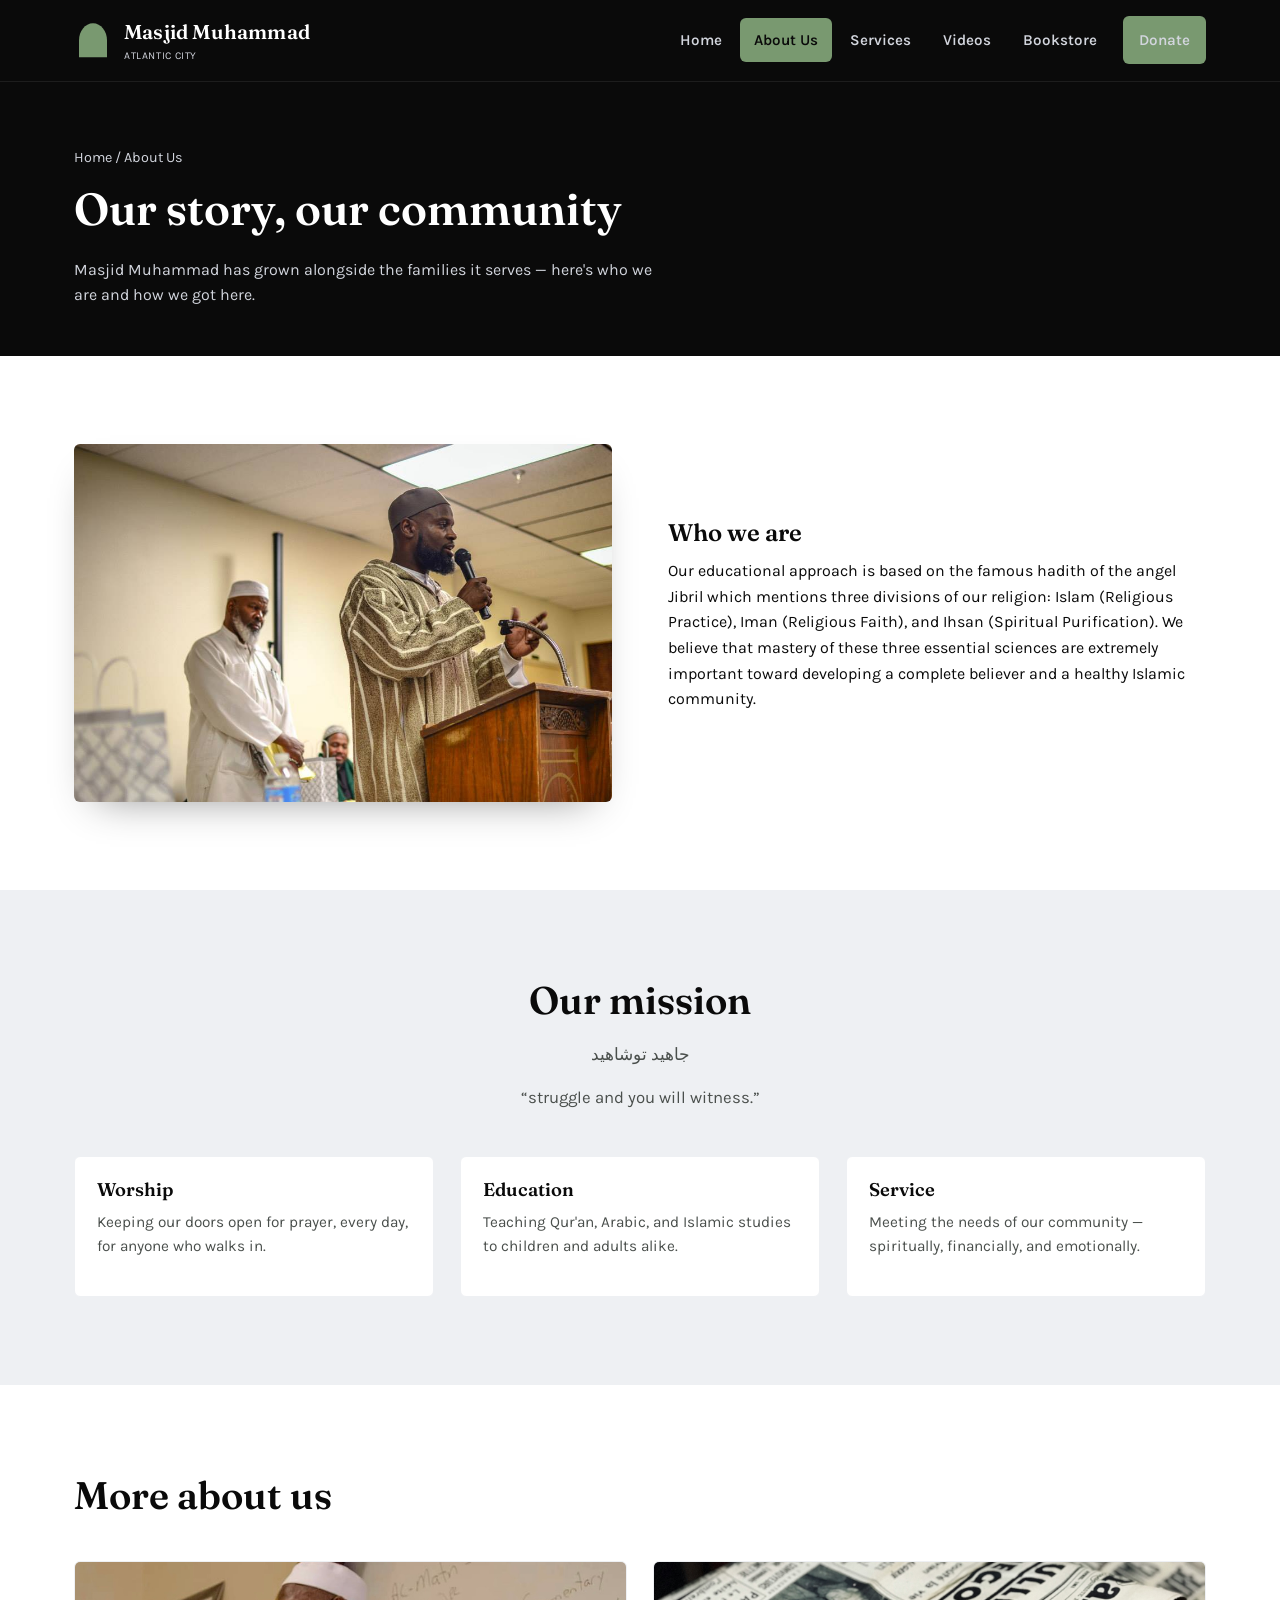
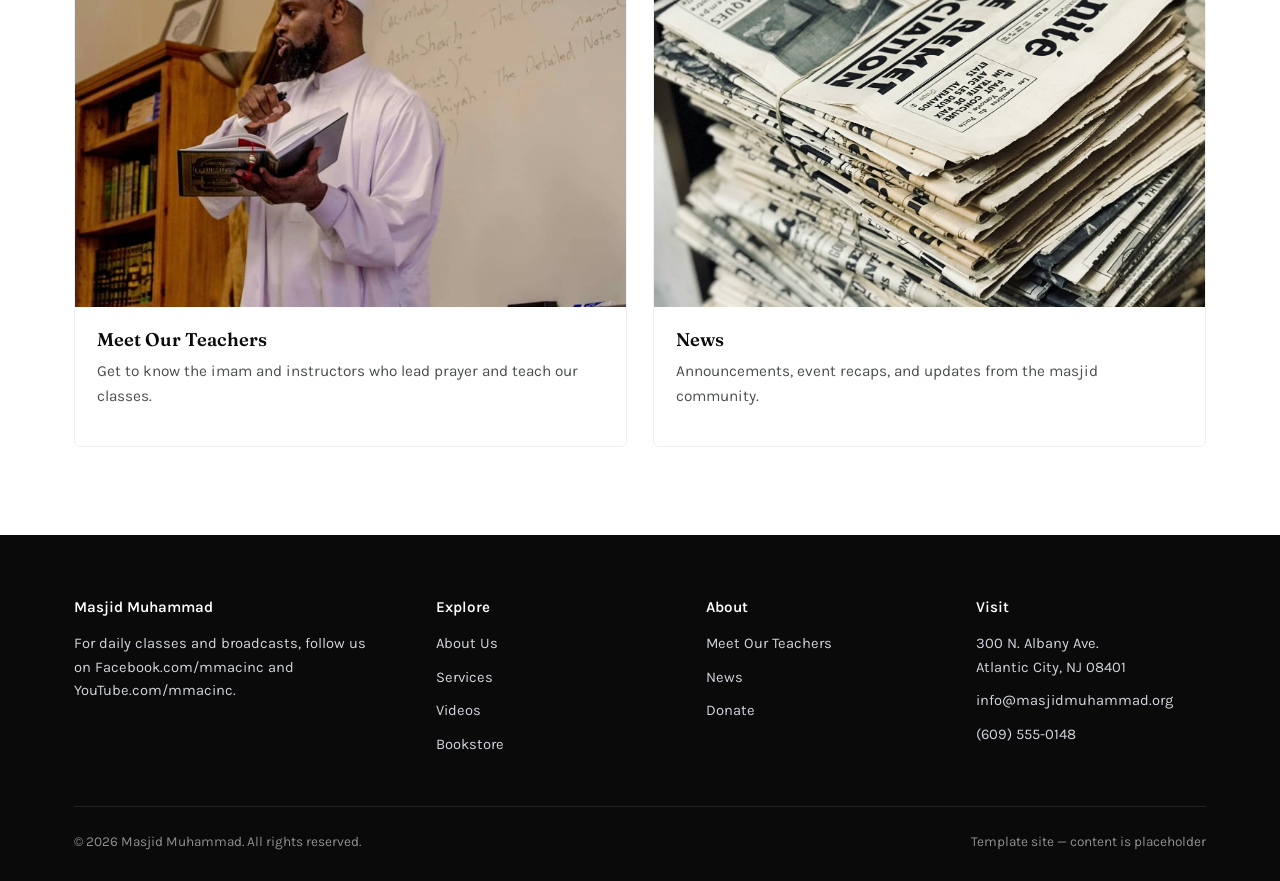
<file: about/index.html>
<!doctype html>
<html lang="en">
<head>
<meta charset="UTF-8">
<meta name="viewport" content="width=device-width, initial-scale=1.0">
<title>About Us — Masjid Muhammad</title>
<link rel="preconnect" href="https://fonts.googleapis.com">
<link href="https://fonts.googleapis.com/css2?family=Fraunces:opsz,wght@9..144,500;9..144,600;9..144,700&family=Karla:wght@400;500;700;800&display=swap" rel="stylesheet">
<link rel="stylesheet" href="../assets/style.css">
</head>
<body>

<header class="site-header">
  <div class="nav-row">
    <a href="../index.html" class="brand">
      <span class="brand-mark" aria-hidden="true"></span>
      <span class="brand-text">Masjid Muhammad<small>ATLANTIC CITY</small></span>
    </a>
    <button class="nav-toggle" aria-label="Toggle menu" aria-expanded="false"><span></span></button>
    <nav class="main-nav">
      <ul>
        <li><a href="../index.html">Home</a></li>
        <li class="has-dropdown">
          <a href="index.html">About Us</a>
          <div class="dropdown">
            <a href="index.html">Our Story</a>
            <a href="teachers.html">Meet Our Teachers</a>
            <a href="news.html">News</a>
          </div>
        </li>
        <li><a href="../services.html">Services</a></li>
        <li><a href="../videos.html">Videos</a></li>
        <li><a href="../bookstore.html">Bookstore</a></li>
        <li class="nav-donate"><a href="../donate.html" class="btn btn-primary">Donate</a></li>
      </ul>
    </nav>
  </div>
</header>

<section class="page-hero">
  <div class="container">
    <div class="crumb"><a href="../index.html">Home</a> / About Us</div>
    <h1>Our story, our community</h1>
    <p>Masjid Muhammad has grown alongside the families it serves — here's who we are and how we got here.</p>
  </div>
</section>

<section>
  <div class="container two-col">
    <div>
      <img src="/images/amin2.jpg" alt="Community gathering at Masjid Muhammad" style="border-radius:var(--radius-sm);box-shadow:var(--shadow)">
    </div>
    <div>
      <h2>Who we are</h2>
      <p>Our educational approach is based on the famous hadith of the angel Jibril which mentions three divisions of our religion: Islam  (Religious Practice), Iman (Religious Faith), and Ihsan (Spiritual Purification). We believe that mastery of these three essential sciences are extremely important toward developing a complete believer and a healthy Islamic community.</p>
    </div>
  </div>
</section>

<section style="background:var(--slate-dim)">
  <div class="container">
    <div class="section-head center">
      <h2>Our mission</h2>
      <p>جاهيد توشاهيد</p> 
      <p>“struggle and you will witness.” </p>
    </div>
    <div class="card-grid cols-3">
      <div class="card">
        <div class="card-body">
          <h3>Worship</h3>
          <p>Keeping our doors open for prayer, every day, for anyone who walks in.</p>
        </div>
      </div>
      <div class="card">
        <div class="card-body">
          <h3>Education</h3>
          <p>Teaching Qur'an, Arabic, and Islamic studies to children and adults alike.</p>
        </div>
      </div>
      <div class="card">
        <div class="card-body">
          <h3>Service</h3>
          <p>Meeting the needs of our community — spiritually, financially, and emotionally.</p>
        </div>
      </div>
    </div>
  </div>
</section>

<section>
  <div class="container">
    <div class="section-head">
      <h2>More about us</h2>
    </div>
    <div class="card-grid cols-2">
      <a class="card" href="teachers.html">
        <div class="card-media"><img src="/images/amin9.jpeg" alt=""></div>
        <div class="card-body">
          <h3>Meet Our Teachers</h3>
          <p>Get to know the imam and instructors who lead prayer and teach our classes.</p>
        </div>
      </a>
      <a class="card" href="news.html">
        <div class="card-media"><img src="/images/news.jpg" alt=""></div>
        <div class="card-body">
          <h3>News</h3>
          <p>Announcements, event recaps, and updates from the masjid community.</p>
        </div>
      </a>
    </div>
  </div>
</section>

<footer class="site-footer">
  <div class="container">
    <div class="footer-grid">
      <div class="footer-brand">
        <h4>Masjid Muhammad</h4>
        <p>For daily classes and broadcasts, follow us on <a href="http://www.facebook.com/mmacinc" target="_blank" rel="noopener noreferrer">Facebook.com/mmacinc</a> and <a href="https://www.youtube.com/mmacinc" target="_blank" rel="noopener noreferrer">YouTube.com/mmacinc</a>.</p>
      </div>
      <div>
        <h4>Explore</h4>
        <ul>
          <li><a href="index.html">About Us</a></li>
          <li><a href="../services.html">Services</a></li>
          <li><a href="../videos.html">Videos</a></li>
          <li><a href="../bookstore.html">Bookstore</a></li>
        </ul>
      </div>
      <div>
        <h4>About</h4>
        <ul>
          <li><a href="teachers.html">Meet Our Teachers</a></li>
          <li><a href="news.html">News</a></li>
          <li><a href="../donate.html">Donate</a></li>
        </ul>
      </div>
      <div>
        <h4>Visit</h4>
        <ul>
          <li>300 N. Albany Ave.<br>Atlantic City, NJ 08401</li>
          <li>info@masjidmuhammad.org</li>
          <li>(609) 555-0148</li>
        </ul>
      </div>
    </div>
    <div class="footer-bottom">
      <span>&copy; 2026 Masjid Muhammad. All rights reserved.</span>
      <span>Template site — content is placeholder</span>
    </div>
  </div>
</footer>

<script src="../assets/script.js"></script>
</body>
</html>
</file>
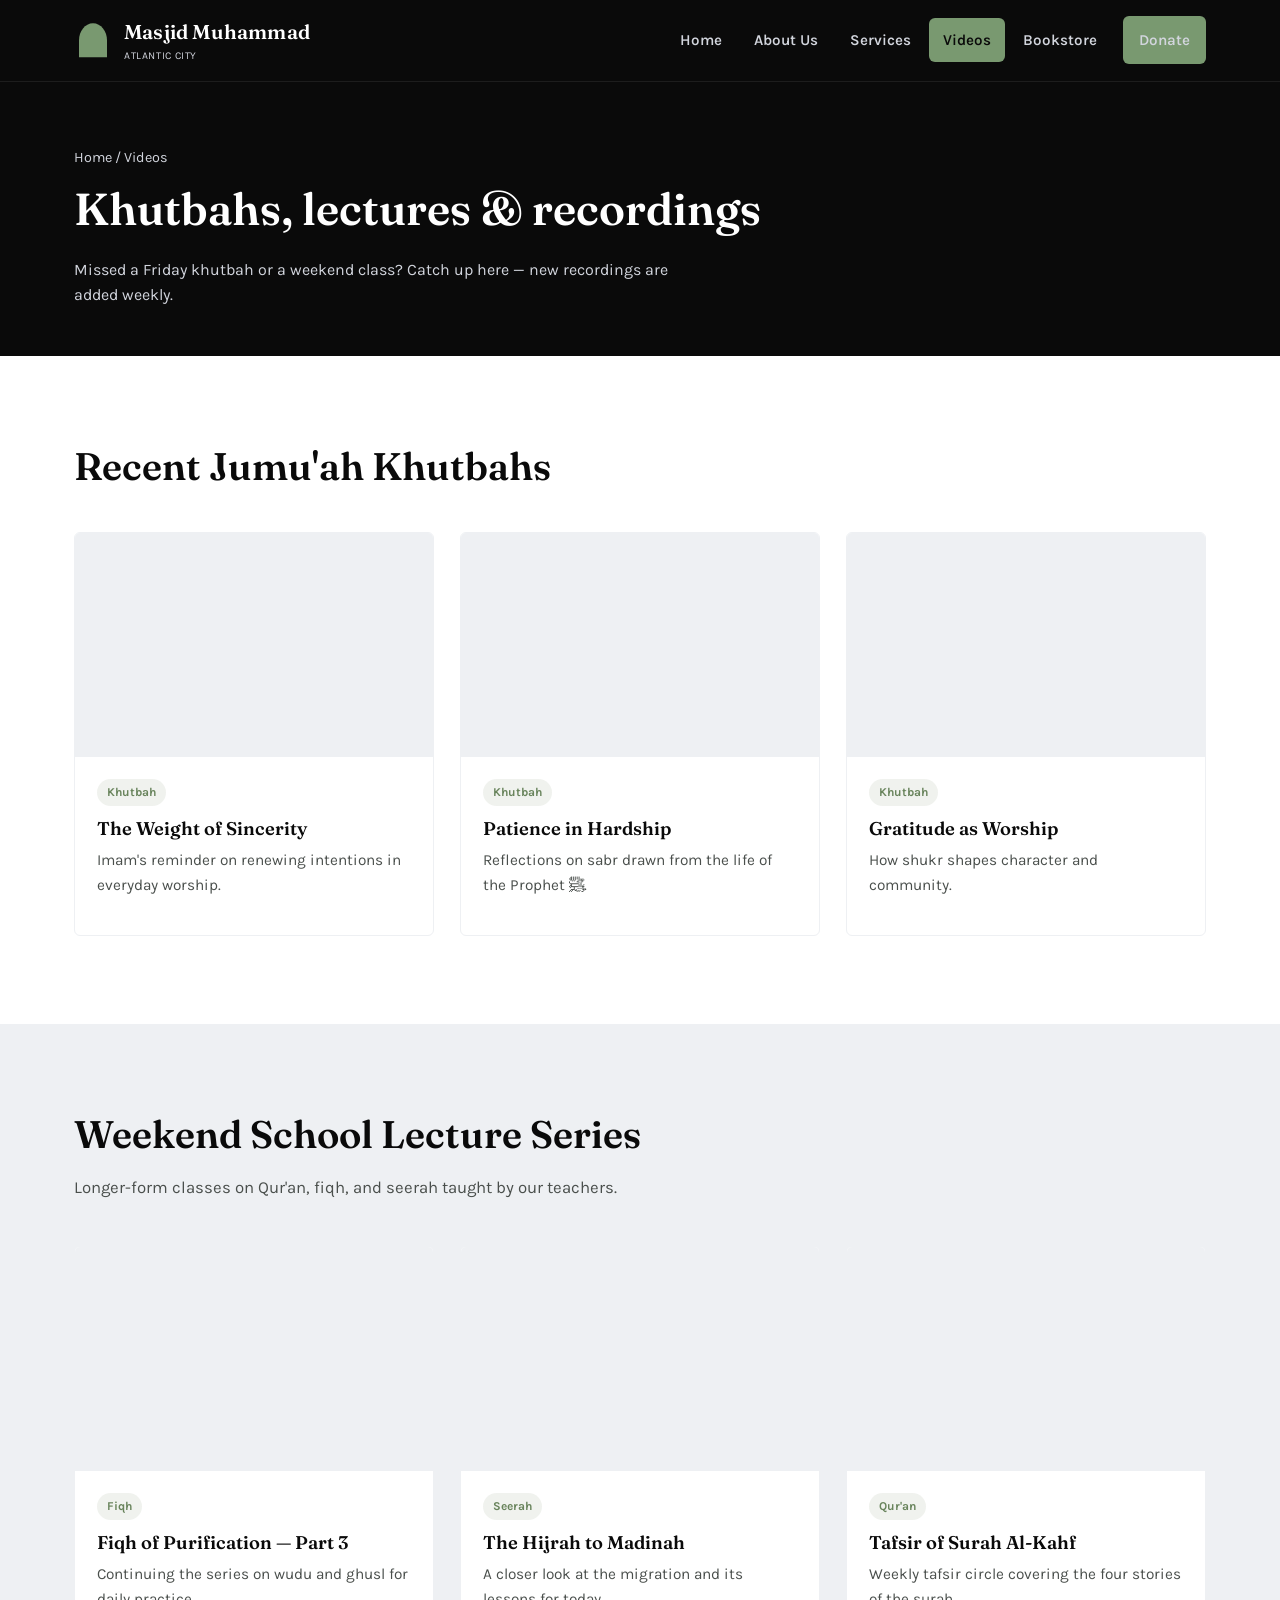
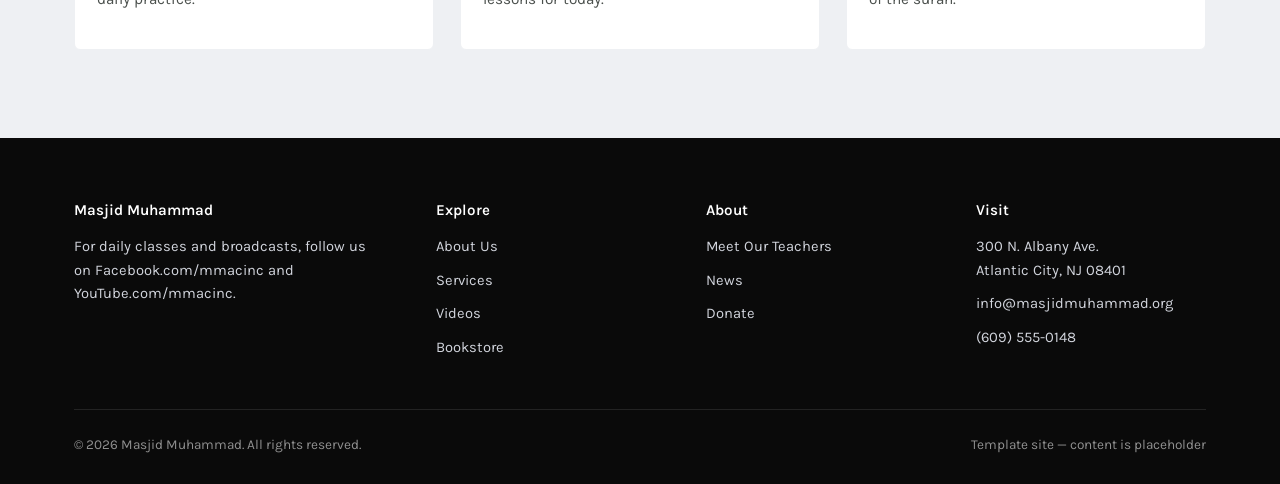
<file: videos.html>
<!doctype html>
<html lang="en">
<head>
<meta charset="UTF-8">
<meta name="viewport" content="width=device-width, initial-scale=1.0">
<title>Videos — Masjid Muhammad</title>
<link rel="preconnect" href="https://fonts.googleapis.com">
<link href="https://fonts.googleapis.com/css2?family=Fraunces:opsz,wght@9..144,500;9..144,600;9..144,700&family=Karla:wght@400;500;700;800&display=swap" rel="stylesheet">
<link rel="stylesheet" href="assets/style.css">
</head>
<body>

<header class="site-header">
  <div class="nav-row">
    <a href="index.html" class="brand">
      <span class="brand-mark" aria-hidden="true"></span>
      <span class="brand-text">Masjid Muhammad<small>ATLANTIC CITY</small></span>
    </a>
    <button class="nav-toggle" aria-label="Toggle menu" aria-expanded="false"><span></span></button>
    <nav class="main-nav">
      <ul>
        <li><a href="index.html">Home</a></li>
        <li class="has-dropdown">
          <a href="about/index.html">About Us</a>
          <div class="dropdown">
            <a href="about/index.html">Our Story</a>
            <a href="about/teachers.html">Meet Our Teachers</a>
            <a href="about/news.html">News</a>
          </div>
        </li>
        <li><a href="services.html">Services</a></li>
        <li><a href="videos.html">Videos</a></li>
        <li><a href="bookstore.html">Bookstore</a></li>
        <li class="nav-donate"><a href="donate.html" class="btn btn-primary">Donate</a></li>
      </ul>
    </nav>
  </div>
</header>

<section class="page-hero">
  <div class="container">
    <div class="crumb"><a href="index.html">Home</a> / Videos</div>
    <h1>Khutbahs, lectures &amp; recordings</h1>
    <p>Missed a Friday khutbah or a weekend class? Catch up here — new recordings are added weekly.</p>
  </div>
</section>

<section>
  <div class="container">
    <div class="section-head">
      <h2>Recent Jumu'ah Khutbahs</h2>
    </div>
    <div class="card-grid cols-3">
      <div class="card">
        <div class="card-media">
          <iframe width="100%" height="100%" style="border:0" src="https://www.youtube.com/embed/dQw4w9WgXcQ" title="Friday khutbah recording" allowfullscreen></iframe>
        </div>
        <div class="card-body">
          <span class="card-tag">Khutbah</span>
          <h3>The Weight of Sincerity</h3>
          <p>Imam's reminder on renewing intentions in everyday worship.</p>
        </div>
      </div>
      <div class="card">
        <div class="card-media">
          <iframe width="100%" height="100%" style="border:0" src="https://www.youtube.com/embed/dQw4w9WgXcQ" title="Friday khutbah recording" allowfullscreen></iframe>
        </div>
        <div class="card-body">
          <span class="card-tag">Khutbah</span>
          <h3>Patience in Hardship</h3>
          <p>Reflections on sabr drawn from the life of the Prophet ﷺ.</p>
        </div>
      </div>
      <div class="card">
        <div class="card-media">
          <iframe width="100%" height="100%" style="border:0" src="https://www.youtube.com/embed/dQw4w9WgXcQ" title="Friday khutbah recording" allowfullscreen></iframe>
        </div>
        <div class="card-body">
          <span class="card-tag">Khutbah</span>
          <h3>Gratitude as Worship</h3>
          <p>How shukr shapes character and community.</p>
        </div>
      </div>
    </div>
  </div>
</section>

<section style="background:var(--slate-dim)">
  <div class="container">
    <div class="section-head">
      <h2>Weekend School Lecture Series</h2>
      <p>Longer-form classes on Qur'an, fiqh, and seerah taught by our teachers.</p>
    </div>
    <div class="card-grid cols-3">
      <div class="card">
        <div class="card-media">
          <iframe width="100%" height="100%" style="border:0" src="https://www.youtube.com/embed/dQw4w9WgXcQ" title="Lecture recording" allowfullscreen></iframe>
        </div>
        <div class="card-body">
          <span class="card-tag">Fiqh</span>
          <h3>Fiqh of Purification — Part 3</h3>
          <p>Continuing the series on wudu and ghusl for daily practice.</p>
        </div>
      </div>
      <div class="card">
        <div class="card-media">
          <iframe width="100%" height="100%" style="border:0" src="https://www.youtube.com/embed/dQw4w9WgXcQ" title="Lecture recording" allowfullscreen></iframe>
        </div>
        <div class="card-body">
          <span class="card-tag">Seerah</span>
          <h3>The Hijrah to Madinah</h3>
          <p>A closer look at the migration and its lessons for today.</p>
        </div>
      </div>
      <div class="card">
        <div class="card-media">
          <iframe width="100%" height="100%" style="border:0" src="https://www.youtube.com/embed/dQw4w9WgXcQ" title="Lecture recording" allowfullscreen></iframe>
        </div>
        <div class="card-body">
          <span class="card-tag">Qur'an</span>
          <h3>Tafsir of Surah Al-Kahf</h3>
          <p>Weekly tafsir circle covering the four stories of the surah.</p>
        </div>
      </div>
    </div>
  </div>
</section>

<footer class="site-footer">
  <div class="container">
    <div class="footer-grid">
      <div class="footer-brand">
        <h4>Masjid Muhammad</h4>
        <p>For daily classes and broadcasts, follow us on <a href="http://www.facebook.com/mmacinc" target="_blank" rel="noopener noreferrer">Facebook.com/mmacinc</a> and <a href="https://www.youtube.com/mmacinc" target="_blank" rel="noopener noreferrer">YouTube.com/mmacinc</a>.</p>
      </div>
      <div>
        <h4>Explore</h4>
        <ul>
          <li><a href="about/index.html">About Us</a></li>
          <li><a href="services.html">Services</a></li>
          <li><a href="videos.html">Videos</a></li>
          <li><a href="bookstore.html">Bookstore</a></li>
        </ul>
      </div>
      <div>
        <h4>About</h4>
        <ul>
          <li><a href="about/teachers.html">Meet Our Teachers</a></li>
          <li><a href="about/news.html">News</a></li>
          <li><a href="donate.html">Donate</a></li>
        </ul>
      </div>
      <div>
        <h4>Visit</h4>
        <ul>
          <li>300 N. Albany Ave.<br>Atlantic City, NJ 08401</li>
          <li>info@masjidmuhammad.org</li>
          <li>(609) 555-0148</li>
        </ul>
      </div>
    </div>
    <div class="footer-bottom">
      <span>&copy; 2026 Masjid Muhammad. All rights reserved.</span>
      <span>Template site — content is placeholder</span>
    </div>
  </div>
</footer>

<script src="assets/script.js"></script>
</body>
</html>
</file>
<file: assets/style.css>
/* =========================================================
   Masjid Muhammad css
   ========================================================= */

:root{
  --ink:        #0a0a0a;
  --ink-soft:   #171a18;
  --white:      #ffffff;
  --slate:      #d2d5dd;
  --slate-dim:  #eef0f3;
  --sage-green:    #799970;
  --forest-green:  #3B8830;
  --dusty-olive:   #69845C;

  --font-display: "Fraunces", Georgia, serif;
  --font-body: "Karla", -apple-system, BlinkMacSystemFont, sans-serif;

  --arch: 999px 999px 8px 8px;
  --radius-sm: 6px;
  --container: 1180px;

  --shadow: 0 18px 40px -22px rgba(0,0,0,0.45);
}

*,*::before,*::after{ box-sizing: border-box; }
html{ scroll-behavior: smooth; }
body{
  margin:0;
  font-family: var(--font-body);
  color: var(--ink);
  background: var(--white);
  line-height: 1.6;
  -webkit-font-smoothing: antialiased;
}
img{ max-width:100%; display:block; }
a{ color:inherit; text-decoration:none; }
ul{ margin:0; padding:0; list-style:none; }
h1,h2,h3,h4{
  font-family: var(--font-display);
  font-weight: 600;
  line-height: 1.15;
  margin: 0 0 0.5em;
  color: var(--ink);
}
p{ margin:0 0 1em; }
.container{
  max-width: var(--container);
  margin: 0 auto;
  padding: 0 24px;
}
section{ padding: 88px 0; }
@media (max-width: 720px){ section{ padding: 56px 0; } }

:focus-visible{
  outline: 3px solid var(--dusty-olive);
  outline-offset: 3px;
}

@media (prefers-reduced-motion: reduce){
  *{ animation-duration: 0.001ms !important; transition-duration: 0.001ms !important; scroll-behavior:auto !important; }
}

/* ---------- Buttons ---------- */
.btn{
  display:inline-flex;
  align-items:center;
  gap:8px;
  font-family: var(--font-body);
  font-weight: 700;
  font-size: 0.95rem;
  padding: 13px 26px;
  border-radius: var(--radius-sm);
  border: 2px solid transparent;
  cursor:pointer;
  transition: transform 0.15s ease, background 0.2s ease, border-color .2s ease, color .2s ease;
}
.btn:hover{ transform: translateY(-2px); }
.btn-primary{ background: var(--sage-green); color: var(--ink); }
.btn-primary:hover{ background: var(--forest-green); color: var(--white); }
.btn-outline{ border-color: var(--sage-green); color: var(--ink); }
.btn-outline:hover{ border-color: var(--forest-green); color: var(--sage-green); }
.btn-dark{ border-color: var(--ink); color: var(--ink); }
.btn-dark:hover{ background: var(--ink); color: var(--white); }
.btn-dusty-olive{ background: var(--dusty-olive); color: var(--white); }
.btn-dusty-olive:hover{ background: var(--ink); }

/* ---------- Header / Nav ---------- */
.site-header{
  position: sticky; top:0; z-index: 100;
  background: var(--ink);
  border-bottom: 1px solid rgba(255,255,255,0.08);
}
.nav-row{
  display:flex; align-items:center; justify-content:space-between;
  padding: 16px 24px;
  max-width: var(--container);
  margin: 0 auto;
}
.brand{
  display:flex; align-items:center; gap:12px;
  color: var(--white);
}
.brand-mark{
  width:38px; height:38px; flex:none;
  background: var(--sage-green);
  clip-path: path("M19 2 C 27 2 33 10 33 19 L33 36 L5 36 L5 19 C5 10 11 2 19 2 Z");
}
.brand-text{
  font-family: var(--font-display);
  font-size: 1.25rem;
  font-weight: 600;
  letter-spacing: 0.2px;
}
.brand-text small{
  display:block;
  font-family: var(--font-body);
  font-size: 0.65rem;
  font-weight: 400;
  color: var(--slate);
  letter-spacing: 0.06em;
}
.main-nav{ display:flex; align-items:center; gap: 4px; }
.main-nav > ul{ display:flex; align-items:center; gap:4px; }
.main-nav a{
  color: var(--slate);
  font-weight: 600;
  font-size: 0.95rem;
  padding: 10px 14px;
  border-radius: var(--radius-sm);
  transition: color .2s ease, background .2s ease;
  display:block;
}
.main-nav a:hover, .main-nav a.active{ 
  color: var(--ink); 
  background: var(--sage-green); }

.has-dropdown{ 
  position:relative; }

.dropdown{
  position:absolute; top: calc(100% + 8px); left:0;
  background: var(--white);
  min-width: 210px;
  border-radius: var(--radius-sm);
  box-shadow: var(--shadow);
  padding: 8px;
  opacity:0; visibility:hidden; transform: translateY(6px);
  transition: opacity .18s ease, transform .18s ease, visibility .18s ease;
}
.has-dropdown:hover .dropdown,
.has-dropdown:focus-within .dropdown{ opacity:1; visibility:visible; transform: translateY(0); }
.dropdown a{ color: var(--ink); padding: 10px 12px; }
.dropdown a:hover{ background: var(--slate-dim); color: var(--ink); }
.nav-donate{ margin-left: 8px; }
.nav-toggle{
  display:none;
  background:none; border:none; color:var(--white);
  width:40px; height:40px; cursor:pointer;
  align-items:center; justify-content:center;
}
.nav-toggle span, .nav-toggle::before, .nav-toggle::after{
  content:""; display:block; width:22px; height:2px; background: var(--white);
  transition: transform .2s ease, opacity .2s ease;
}
.nav-toggle span{ margin: 5px 0; }

@media (max-width: 940px){
  .nav-toggle{ display:flex; flex-direction:column; }
  .main-nav{
    position:fixed; inset: 65px 0 0 0;
    background: var(--ink);
    flex-direction:column; align-items:stretch;
    padding: 12px 24px 32px;
    transform: translateX(100%);
    transition: transform .25s ease;
    overflow-y:auto;
  }
  .main-nav.open{ transform: translateX(0); }
  .main-nav > ul{ flex-direction:column; align-items:stretch; gap:0; }
  .main-nav a{ padding: 14px 8px; border-bottom: 1px solid rgba(255,255,255,0.08); border-radius:0; }
  .dropdown{
    position:static; opacity:1; visibility:visible; transform:none;
    box-shadow:none; background:transparent; padding: 0 0 0 14px; display:none;
  }
  .has-dropdown.open .dropdown{ display:block; }
  .nav-donate{ margin: 14px 0 0; }
  .nav-donate .btn{ width:100%; justify-content:center; }
}

/* ---------- Hero ---------- */
.hero{
  background: var(--white);
  color: var(--white);
  padding: 72px 0 100px;
  position:relative;
  overflow:hidden;
}
.hero .container{
  display:grid; grid-template-columns: 1.05fr 0.95fr; gap: 56px; align-items:center;
}
.hero-eyebrow-free h1{
  font-size: clamp(2.4rem, 4.2vw, 3.6rem);
  color: var(--ink);
  margin-bottom: 0.35em;
}
.hero p.lede{ color: var(--ink); font-size: 1.1rem; max-width: 46ch; }
.hero-actions{ display:flex; gap:14px; flex-wrap:wrap; margin-top: 28px; }
.hero-arch{
  position:relative;
  aspect-ratio: 5/5;
  border-radius: var(--arch);
  overflow:hidden;
  border: 1px solid rgba(255,255,255,0.12);
}
.hero-arch img{ width:100%; height:100%; object-fit:cover; }
.hero-arch::after{
  content:"";
  position:absolute; inset:0;
  background: linear-gradient(180deg, rgba(0,0,0,0) 85%, rgba(0,0,0,0.55) 100%);
}
.hero-badge{
  position:absolute; left:20px; bottom:20px; z-index:2;
  background: rgba(10,10,10,0.7);
  backdrop-filter: blur(1px);
  color: var(--white);
  padding: 1px 16px;
  border-radius: var(--radius-sm);
  font-size: 0.85rem;
  border-left: 5px solid var(--sage-green);
}
@media (max-width: 900px){
  .hero .container{ grid-template-columns: 1fr; }
  .hero-arch{ order:-1; max-width: 340px; margin: 0 auto; }
}

/* ---------- Section headings ---------- */
.section-head{ max-width: 620px; margin-bottom: 44px; }
.section-head h2{ font-size: clamp(1.8rem, 3vw, 2.4rem); }
.section-head p{ color:#4a4f4c; font-size: 1.05rem; }
.section-head.on-dark p{ color: var(--slate); }
.section-head.center{ margin-left:auto; margin-right:auto; text-align:center; }

/* ---------- Image box grid (home) ---------- */
.box-grid{
  display:grid; grid-template-columns: repeat(4, 1fr); gap: 26px;
}
@media (max-width: 980px){ .box-grid{ grid-template-columns: repeat(2, 1fr); } }
@media (max-width: 560px){ .box-grid{ grid-template-columns: 1fr; } }

.image-box{
  position:relative;
  border-radius: var(--arch);
  overflow:hidden;
  aspect-ratio: 3/4;
  color: var(--white);
  box-shadow: var(--shadow);
  
}
.image-box img{ position:absolute; inset:0; width:100%; height:100%; object-fit:cover; transition: transform .4s ease; }
.image-box:hover img{ transform: scale(1.06); }
.image-box::before{
  content:"";
  position:absolute; inset:0;
  background: linear-gradient(180deg, rgba(10,10,10,0.05) 40%, rgba(10,10,10,0.85) 100%);
}
.image-box-label{
  position:absolute; left:0; right:0; bottom:0; padding: 22px;
  z-index:2;
}
.image-box-label h3{ color:var(--white); font-size:1.15rem; margin-bottom:4px; }
.image-box-label span{ color: var(--slate); font-size: 0.88rem; }

/* ---------- Cards ---------- */
.card-grid{ display:grid; gap:26px; }
.cols-3{ grid-template-columns: repeat(3, 1fr); }
.cols-2{ grid-template-columns: repeat(2, 1fr); }
@media (max-width: 900px){ .cols-3, .cols-2{ grid-template-columns: 1fr 1fr; } }
@media (max-width: 640px){ .cols-3, .cols-2{ grid-template-columns: 1fr; } }

.card{
  background: var(--white);
  border: 1px solid var(--slate-dim);
  border-radius: var(--radius-sm);
  overflow:hidden;
  display:flex; flex-direction:column;
}
.card-media{ aspect-ratio: 16/10; overflow:hidden; background: var(--slate-dim); }
.card-media img{ width:100%; height:100%; object-fit:cover; }
.card-body{ padding: 22px; flex:1; display:flex; flex-direction:column; }
.card-body h3{ font-size: 1.15rem; }
.card-body p{ color:#4a4f4c; font-size: 0.96rem; flex:1; }
.card-tag{
  align-self:flex-start;
  font-size: 0.75rem; font-weight:700;
  color: var(--dusty-olive);
  background: rgba(105,132,92,0.1);
  padding: 4px 10px; border-radius: 999px;
  margin-bottom: 12px;
}

/* ---------- Divider (arch silhouette) ---------- */
.arch-divider{
  height: 46px;
  background:
    radial-gradient(circle at 10% 0, transparent 22px, var(--ink) 23px) 0 0/64px 46px repeat-x;
}
.arch-divider.flip{ transform: scaleY(-1); }

/* ---------- Band (dark cta) ---------- */
.band{
  background: var(--dusty-olive);
  color: var(--white);
  padding: 64px 0;
}
.band .container{
  display:flex; align-items:center; justify-content:space-between; gap: 24px; flex-wrap:wrap;
}
.band h2{ color:var(--white); margin-bottom:6px; }
.band p{ color: rgba(255,255,255,0.85); margin:0; }

/* ---------- Info strip (live prayer times) ---------- */
.info-strip{
  background: var(--sage-green);
  border-top: 1px solid var(--slate);
  border-bottom: 1px solid var(--slate);
}
.info-strip .container{
  display:grid; grid-template-columns: repeat(5,1fr); gap: 24px; padding-top: 30px; padding-bottom:30px;
}
@media (max-width:800px){ .info-strip .container{ grid-template-columns: 1fr 1fr; } }
@media (max-width:480px){ .info-strip .container{ grid-template-columns: 1fr; } }
.info-item{ text-align:center; }
.info-item h4{ font-size: 0.85rem; text-transform:uppercase; letter-spacing:0.04em; color: var(--white); margin-bottom:4px; }
.info-item p{ margin:0; font-weight:700; }

/* ---------- Footer ---------- */
.site-footer{ background: var(--ink); color: var(--slate); padding: 64px 0 28px; }
.footer-grid{
  display:grid; grid-template-columns: 1.4fr 1fr 1fr 1fr; gap: 40px;
  padding-bottom: 40px; border-bottom: 1px solid rgba(255,255,255,0.1);
}
@media (max-width: 800px){ .footer-grid{ grid-template-columns: 1fr 1fr; } }
@media (max-width: 480px){ .footer-grid{ grid-template-columns: 1fr; } }
.footer-grid h4{ color: var(--white); font-family: var(--font-body); font-size: 0.95rem; margin-bottom: 16px; }
.footer-grid li{ margin-bottom: 10px; font-size: 0.92rem; }
.footer-grid a:hover{ color: var(--sage-green); }
.footer-bottom{
  display:flex; justify-content:space-between; flex-wrap:wrap; gap:12px;
  padding-top: 24px; font-size: 0.85rem; color: rgba(255,255,255,0.55);
}
.footer-brand p{ color: var(--slate); max-width: 34ch; font-size: 0.92rem; }

/* ---------- Page hero (interior pages) ---------- */
.page-hero{
  background: var(--ink); color: var(--white);
  padding: 64px 0 48px;
}
.page-hero h1{ color: var(--white); font-size: clamp(2rem, 3.6vw, 2.8rem); }
.page-hero .crumb{ color: var(--slate); font-size: 0.9rem; margin-bottom: 14px; }
.page-hero .crumb a:hover{ color: var(--sage-green); }
.page-hero p{ color: var(--slate); max-width: 60ch; margin:0; }

/* ---------- Utility ---------- */
.pill-nav{ display:flex; gap:10px; flex-wrap:wrap; }
.pill-nav button{
  font-family: var(--font-body); font-weight:700; font-size:0.88rem;
  padding: 9px 18px; border-radius:999px; border:1px solid var(--slate);
  background: var(--white); cursor:pointer; transition: all .2s ease;
}
.pill-nav button.active, .pill-nav button:hover{ background: var(--ink); color:var(--white); border-color:var(--ink); }

.two-col{ display:grid; grid-template-columns: 1fr 1fr; gap: 56px; align-items:center; }
@media (max-width: 860px){ .two-col{ grid-template-columns: 1fr; } }

.list-check li{ padding-left: 28px; position:relative; margin-bottom:10px; }
.list-check li::before{
  content:""; position:absolute; left:0; top:8px; width:14px; height:14px;
  border-radius:3px; background: var(--sage-green);
}
</file>
